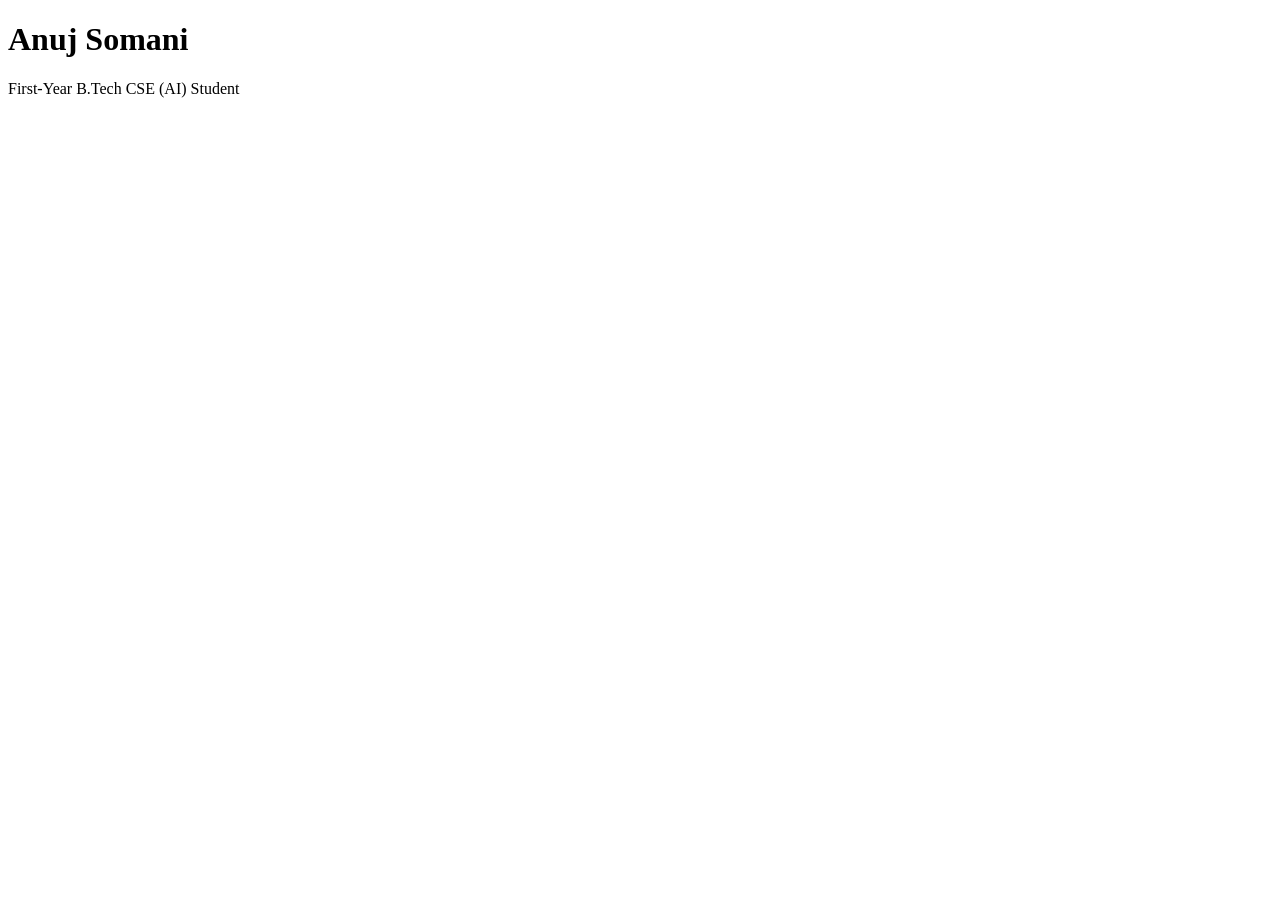
<file: P02_Portfolio_Initial_Commit/index.html>
<!DOCTYPE html>
<html lang="en">
<head>
  <meta charset="UTF-8">
  <title>Anuj Somani - Portfolio</title>
</head>
<body>
  <h1>Anuj Somani</h1>
  <p>First-Year B.Tech CSE (AI) Student</p>
</body>
</html>
</file>
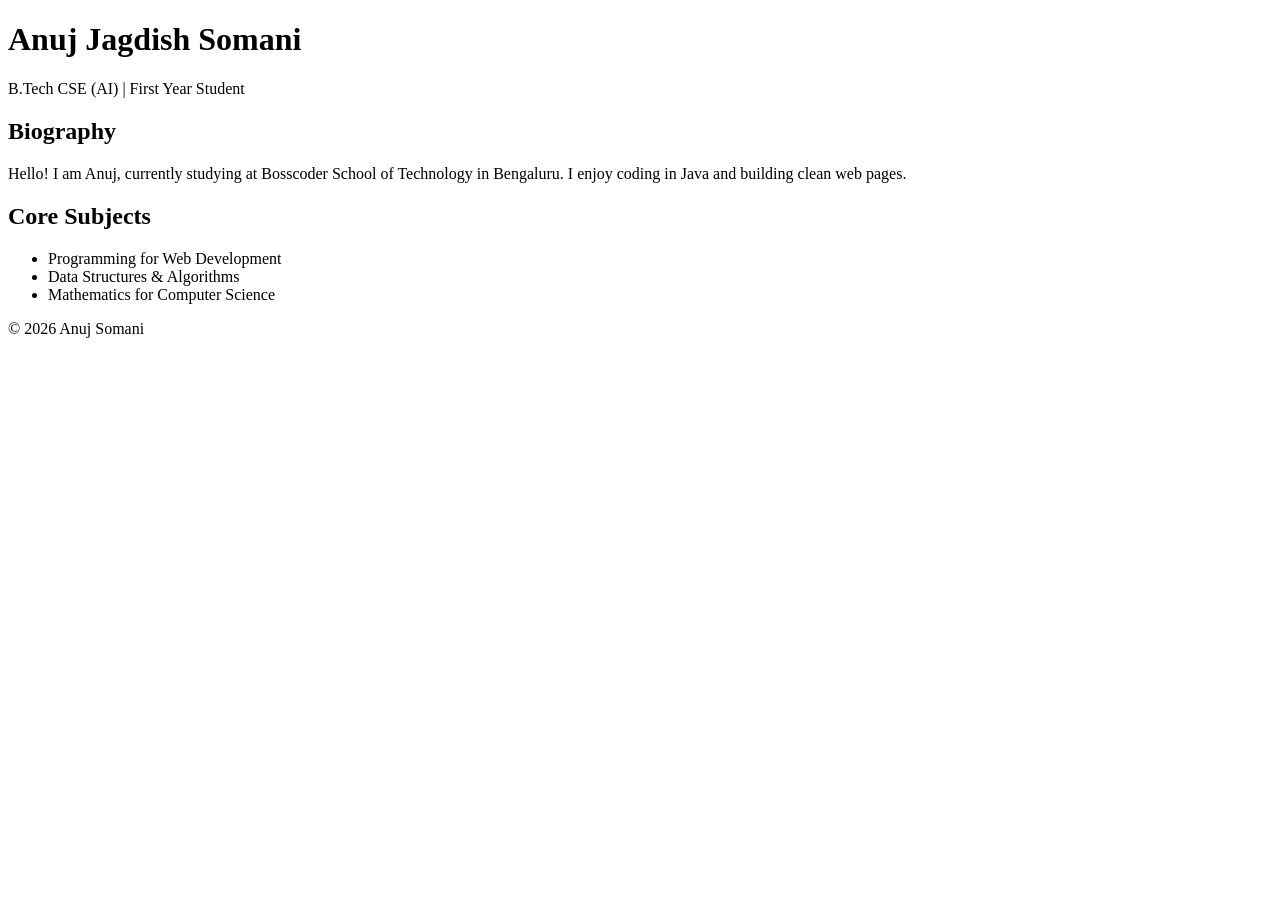
<file: P05_Semantic_Bio_Page/index.html>
<!DOCTYPE html>
<html lang="en">
<head>
  <meta charset="UTF-8">
  <meta name="viewport" content="width=device-width, initial-scale=1.0">
  <title>P5 - Semantic Bio Page</title>
</head>
<body>
  <header>
    <h1>Anuj Jagdish Somani</h1>
    <p>B.Tech CSE (AI) | First Year Student</p>
  </header>

  <main>
    <article>
      <h2>Biography</h2>
      <p>Hello! I am Anuj, currently studying at Bosscoder School of Technology in Bengaluru. I enjoy coding in Java and building clean web pages.</p>
    </article>

    <section>
      <h2>Core Subjects</h2>
      <ul>
        <li>Programming for Web Development</li>
        <li>Data Structures &amp; Algorithms</li>
        <li>Mathematics for Computer Science</li>
      </ul>
    </section>
  </main>

  <footer>
    <p>&copy; 2026 Anuj Somani</p>
  </footer>
</body>
</html>
</file>
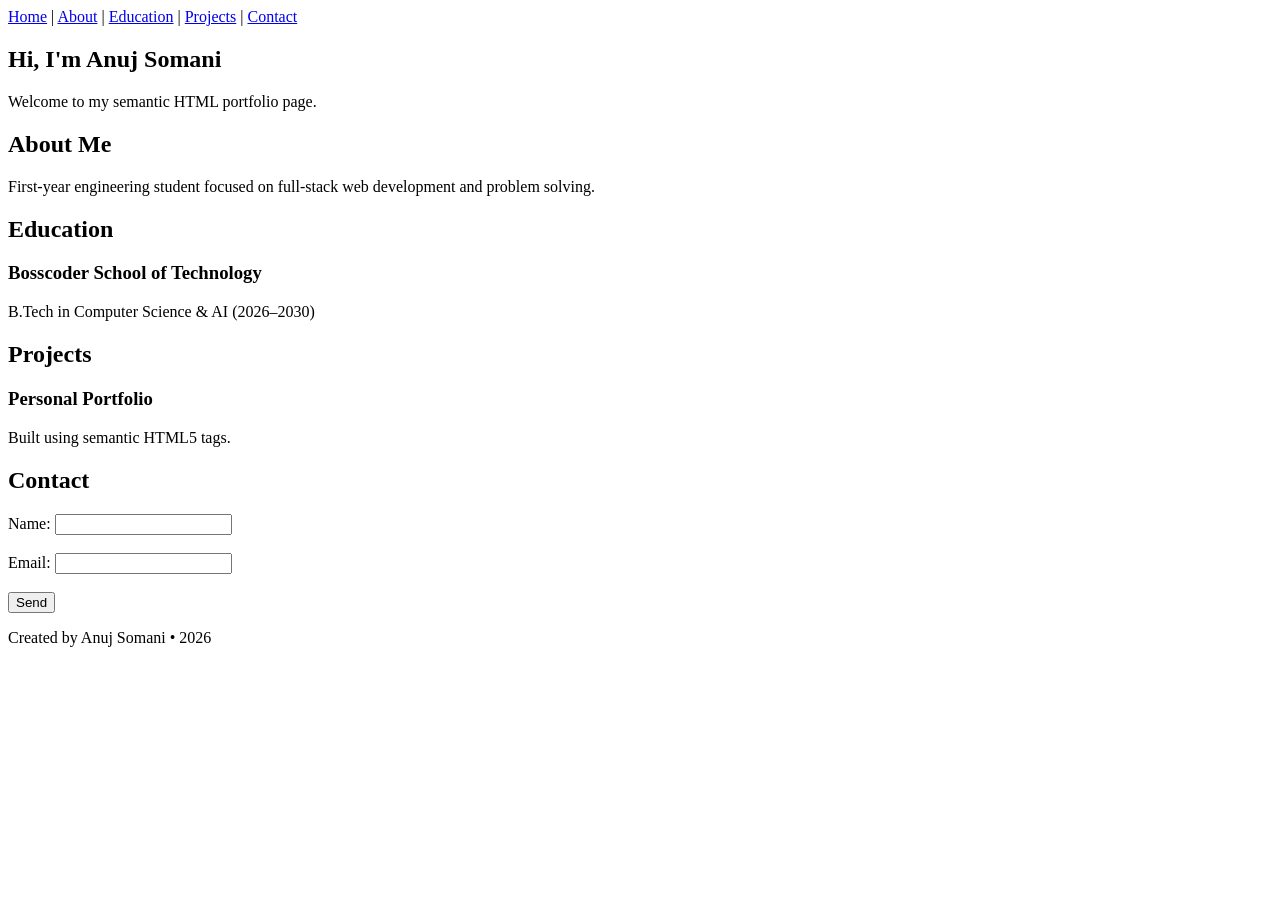
<file: P06_Full_Portfolio_Semantic_HTML/index.html>
<!DOCTYPE html>
<html lang="en">
<head>
  <meta charset="UTF-8">
  <meta name="viewport" content="width=device-width, initial-scale=1.0">
  <title>P6 - Full Portfolio Semantic Structure</title>
</head>
<body>
  <header>
    <nav>
      <a href="#home">Home</a> |
      <a href="#about">About</a> |
      <a href="#education">Education</a> |
      <a href="#projects">Projects</a> |
      <a href="#contact">Contact</a>
    </nav>
  </header>

  <main>
    <section id="home">
      <h1>Hi, I'm Anuj Somani</h1>
      <p>Welcome to my semantic HTML portfolio page.</p>
    </section>

    <section id="about">
      <h2>About Me</h2>
      <p>First-year engineering student focused on full-stack web development and problem solving.</p>
    </section>

    <section id="education">
      <h2>Education</h2>
      <article>
        <h3>Bosscoder School of Technology</h3>
        <p>B.Tech in Computer Science &amp; AI (2026–2030)</p>
      </article>
    </section>

    <section id="projects">
      <h2>Projects</h2>
      <article>
        <h3>Personal Portfolio</h3>
        <p>Built using semantic HTML5 tags.</p>
      </article>
    </section>

    <section id="contact">
      <h2>Contact</h2>
      <form>
        <label for="cname">Name:</label>
        <input type="text" id="cname" required><br><br>
        <label for="cemail">Email:</label>
        <input type="email" id="cemail" required><br><br>
        <button type="submit">Send</button>
      </form>
    </section>
  </main>

  <footer>
    <p>Created by Anuj Somani &bull; 2026</p>
  </footer>
</body>
</html>
</file>
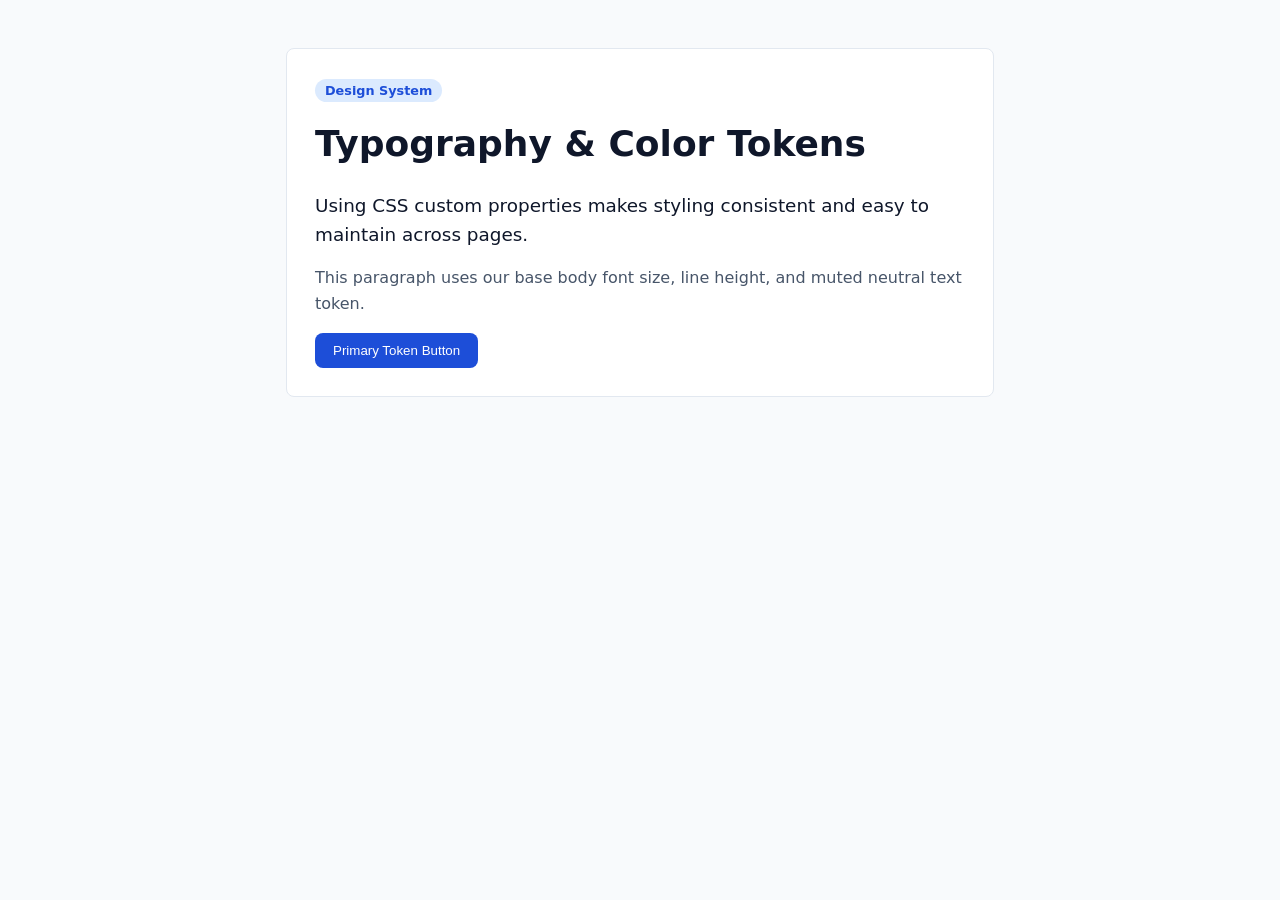
<file: P07_Design_Tokens_Typography/index.html>
<!DOCTYPE html>
<html lang="en">
<head>
  <meta charset="UTF-8">
  <title>P7 - Design Tokens & Typography</title>
  <link rel="stylesheet" href="style.css">
</head>
<body>
  <div class="wrapper">
    <span class="badge">Design System</span>
    <h1>Typography &amp; Color Tokens</h1>
    <p class="lead">Using CSS custom properties makes styling consistent and easy to maintain across pages.</p>
    <p>This paragraph uses our base body font size, line height, and muted neutral text token.</p>
    <button class="btn-token">Primary Token Button</button>
  </div>
</body>
</html>
</file>
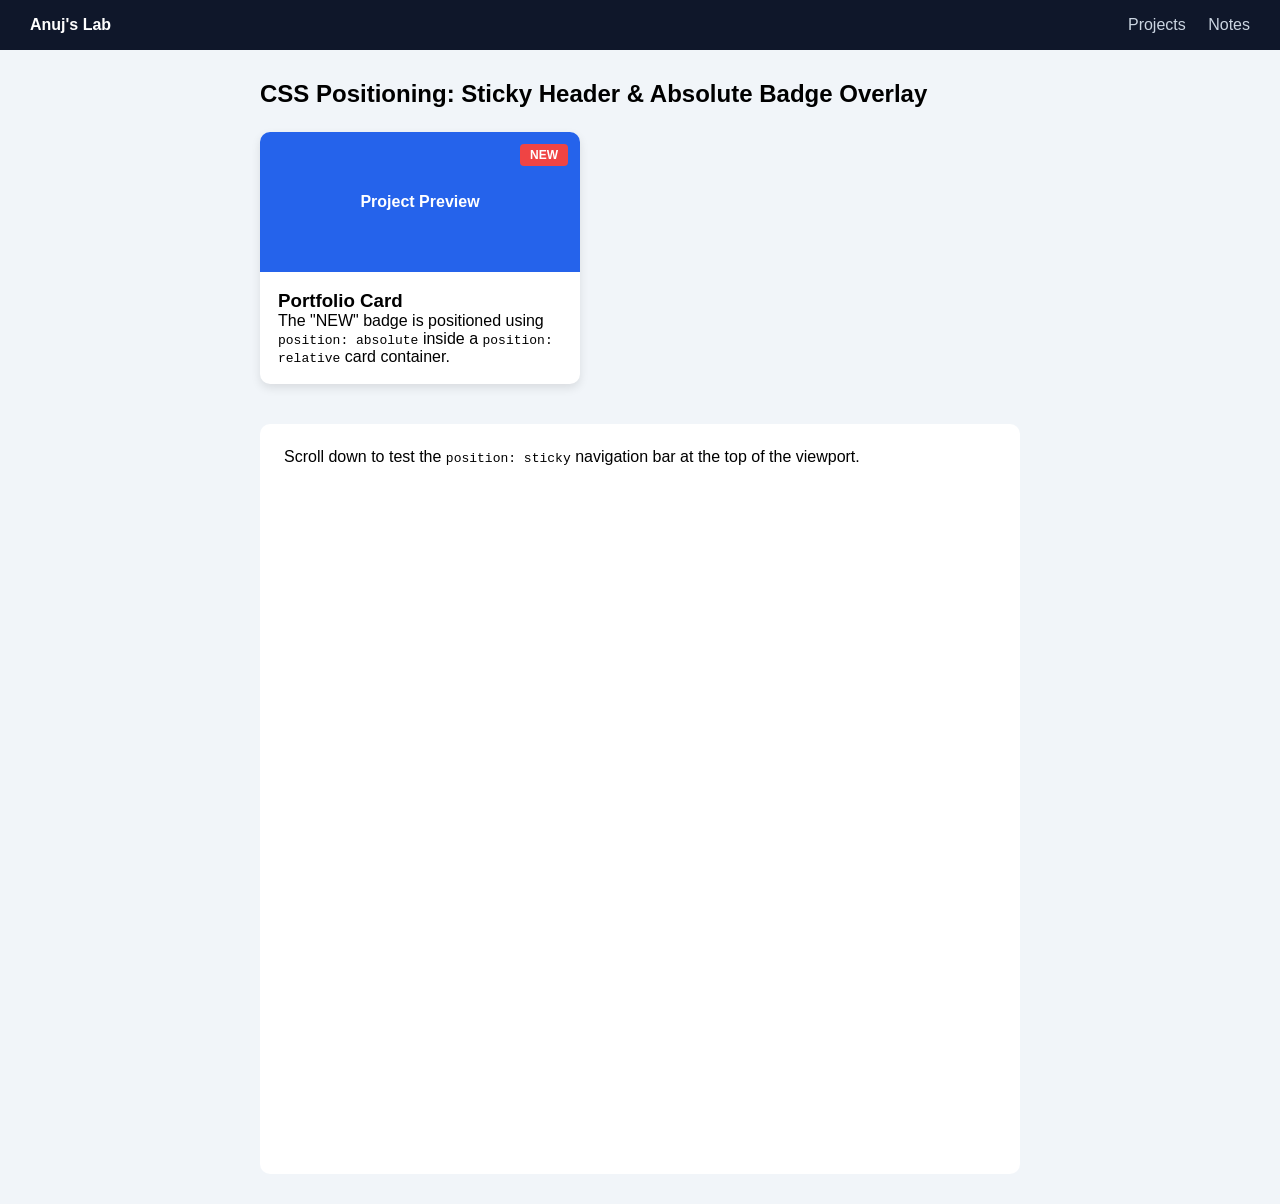
<file: P08_Sticky_Navbar_Card_Overlay/index.html>
<!DOCTYPE html>
<html lang="en">
<head>
  <meta charset="UTF-8">
  <title>P8 - Sticky Navbar & Card Overlay</title>
  <link rel="stylesheet" href="style.css">
</head>
<body>
  <nav class="sticky-nav">
    <strong>Anuj's Lab</strong>
    <div>
      <a href="#cards">Projects</a>
      <a href="#notes">Notes</a>
    </div>
  </nav>

  <main class="content" id="cards">
    <h2>CSS Positioning: Sticky Header &amp; Absolute Badge Overlay</h2>
    <div class="overlay-card">
      <span class="tag-overlay">NEW</span>
      <div class="card-top">Project Preview</div>
      <div class="card-info">
        <h3>Portfolio Card</h3>
        <p>The "NEW" badge is positioned using <code>position: absolute</code> inside a <code>position: relative</code> card container.</p>
      </div>
    </div>

    <div id="notes" class="spacer-box">
      <p>Scroll down to test the <code>position: sticky</code> navigation bar at the top of the viewport.</p>
    </div>
  </main>
</body>
</html>
</file>
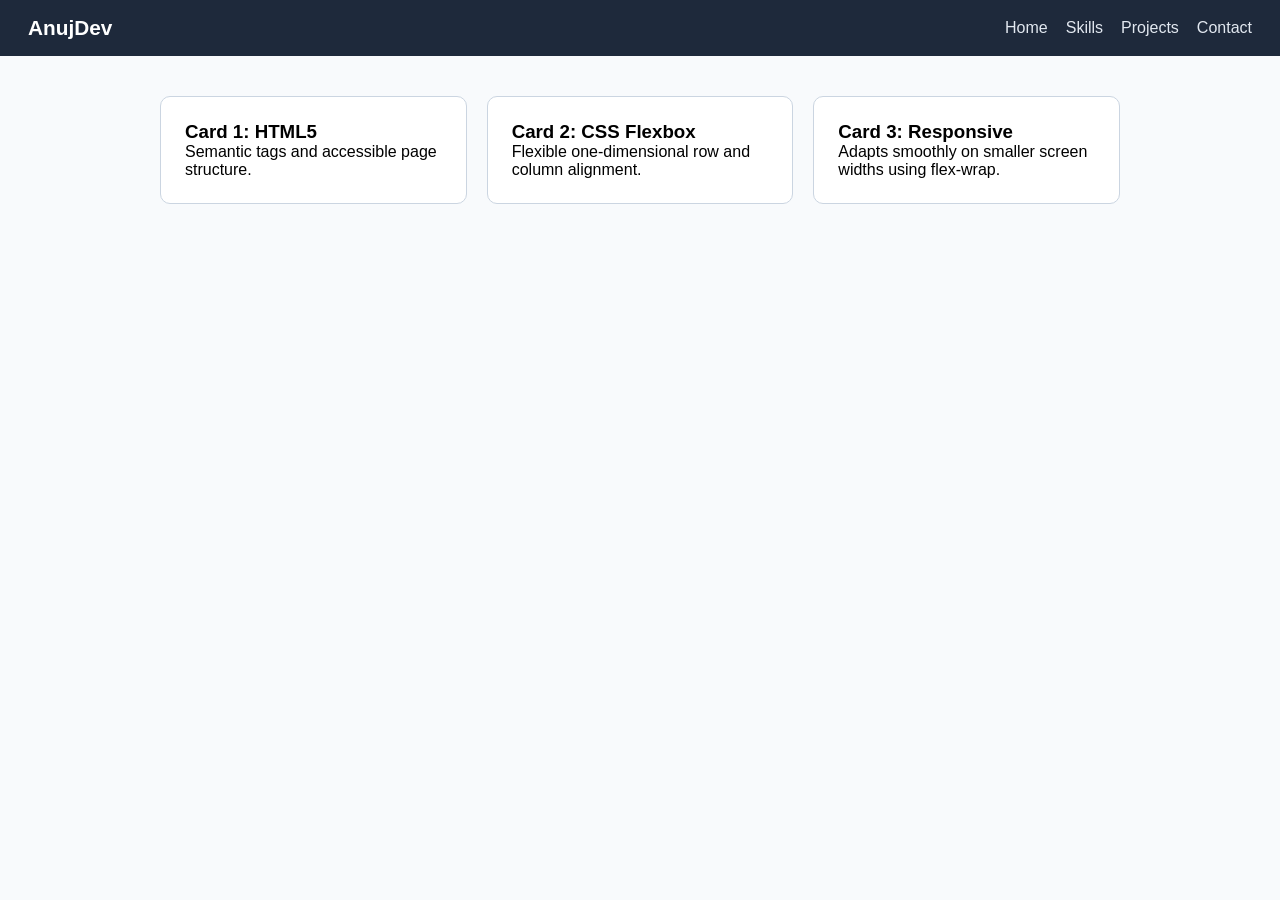
<file: P09_Responsive_Flexbox_Navbar_Cards/index.html>
<!DOCTYPE html>
<html lang="en">
<head>
  <meta charset="UTF-8">
  <meta name="viewport" content="width=device-width, initial-scale=1.0">
  <title>P9 - Responsive Flexbox Navbar & Cards</title>
  <link rel="stylesheet" href="style.css">
</head>
<body>
  <header class="flex-navbar">
    <div class="brand">AnujDev</div>
    <nav class="nav-items">
      <a href="#">Home</a>
      <a href="#">Skills</a>
      <a href="#">Projects</a>
      <a href="#">Contact</a>
    </nav>
  </header>

  <section class="flex-grid">
    <div class="flex-card">
      <h3>Card 1: HTML5</h3>
      <p>Semantic tags and accessible page structure.</p>
    </div>
    <div class="flex-card">
      <h3>Card 2: CSS Flexbox</h3>
      <p>Flexible one-dimensional row and column alignment.</p>
    </div>
    <div class="flex-card">
      <h3>Card 3: Responsive</h3>
      <p>Adapts smoothly on smaller screen widths using flex-wrap.</p>
    </div>
  </section>
</body>
</html>
</file>
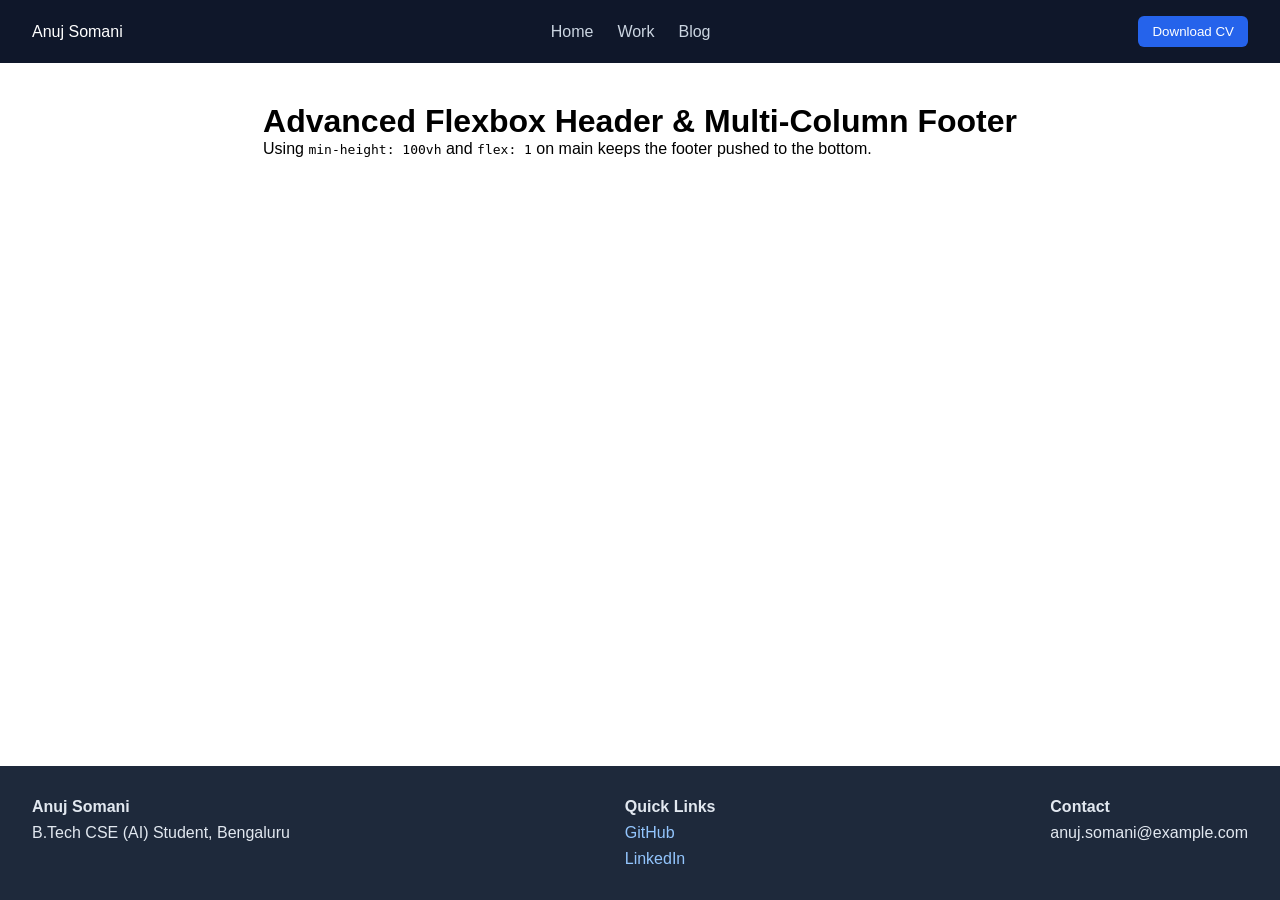
<file: P10_Header_Footer_Advanced_Flexbox/index.html>
<!DOCTYPE html>
<html lang="en">
<head>
  <meta charset="UTF-8">
  <meta name="viewport" content="width=device-width, initial-scale=1.0">
  <title>P10 - Header & Footer with Advanced Flexbox</title>
  <link rel="stylesheet" href="style.css">
</head>
<body>
  <header class="site-header">
    <div class="logo">Anuj Somani</div>
    <nav class="center-links">
      <a href="#">Home</a>
      <a href="#">Work</a>
      <a href="#">Blog</a>
    </nav>
    <div class="header-actions">
      <button>Download CV</button>
    </div>
  </header>

  <main class="main-area">
    <h1>Advanced Flexbox Header &amp; Multi-Column Footer</h1>
    <p>Using <code>min-height: 100vh</code> and <code>flex: 1</code> on main keeps the footer pushed to the bottom.</p>
  </main>

  <footer class="site-footer">
    <div class="footer-col">
      <h4>Anuj Somani</h4>
      <p>B.Tech CSE (AI) Student, Bengaluru</p>
    </div>
    <div class="footer-col">
      <h4>Quick Links</h4>
      <a href="#">GitHub</a>
      <a href="#">LinkedIn</a>
    </div>
    <div class="footer-col">
      <h4>Contact</h4>
      <p>anuj.somani@example.com</p>
    </div>
  </footer>
</body>
</html>
</file>
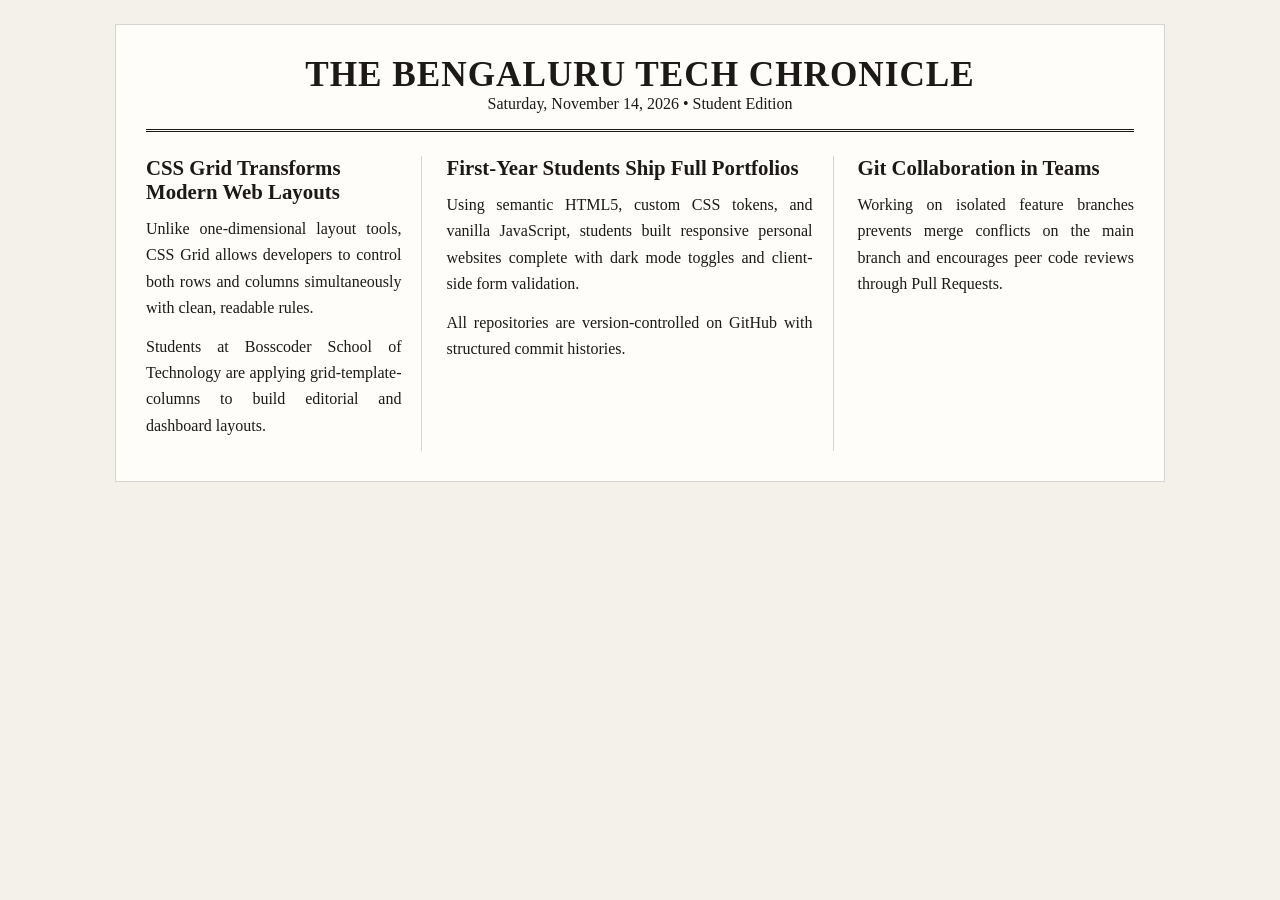
<file: P11_Newspaper_Three_Column_Grid/index.html>
<!DOCTYPE html>
<html lang="en">
<head>
  <meta charset="UTF-8">
  <meta name="viewport" content="width=device-width, initial-scale=1.0">
  <title>P11 - Newspaper Three-Column CSS Grid</title>
  <link rel="stylesheet" href="style.css">
</head>
<body>
  <div class="paper">
    <header class="masthead">
      <h1>THE BENGALURU TECH CHRONICLE</h1>
      <p>Saturday, November 14, 2026 &bull; Student Edition</p>
    </header>

    <main class="news-grid">
      <article class="col">
        <h2>CSS Grid Transforms Modern Web Layouts</h2>
        <p>Unlike one-dimensional layout tools, CSS Grid allows developers to control both rows and columns simultaneously with clean, readable rules.</p>
        <p>Students at Bosscoder School of Technology are applying grid-template-columns to build editorial and dashboard layouts.</p>
      </article>

      <article class="col featured">
        <h2>First-Year Students Ship Full Portfolios</h2>
        <p>Using semantic HTML5, custom CSS tokens, and vanilla JavaScript, students built responsive personal websites complete with dark mode toggles and client-side form validation.</p>
        <p>All repositories are version-controlled on GitHub with structured commit histories.</p>
      </article>

      <article class="col">
        <h2>Git Collaboration in Teams</h2>
        <p>Working on isolated feature branches prevents merge conflicts on the main branch and encourages peer code reviews through Pull Requests.</p>
      </article>
    </main>
  </div>
</body>
</html>
</file>
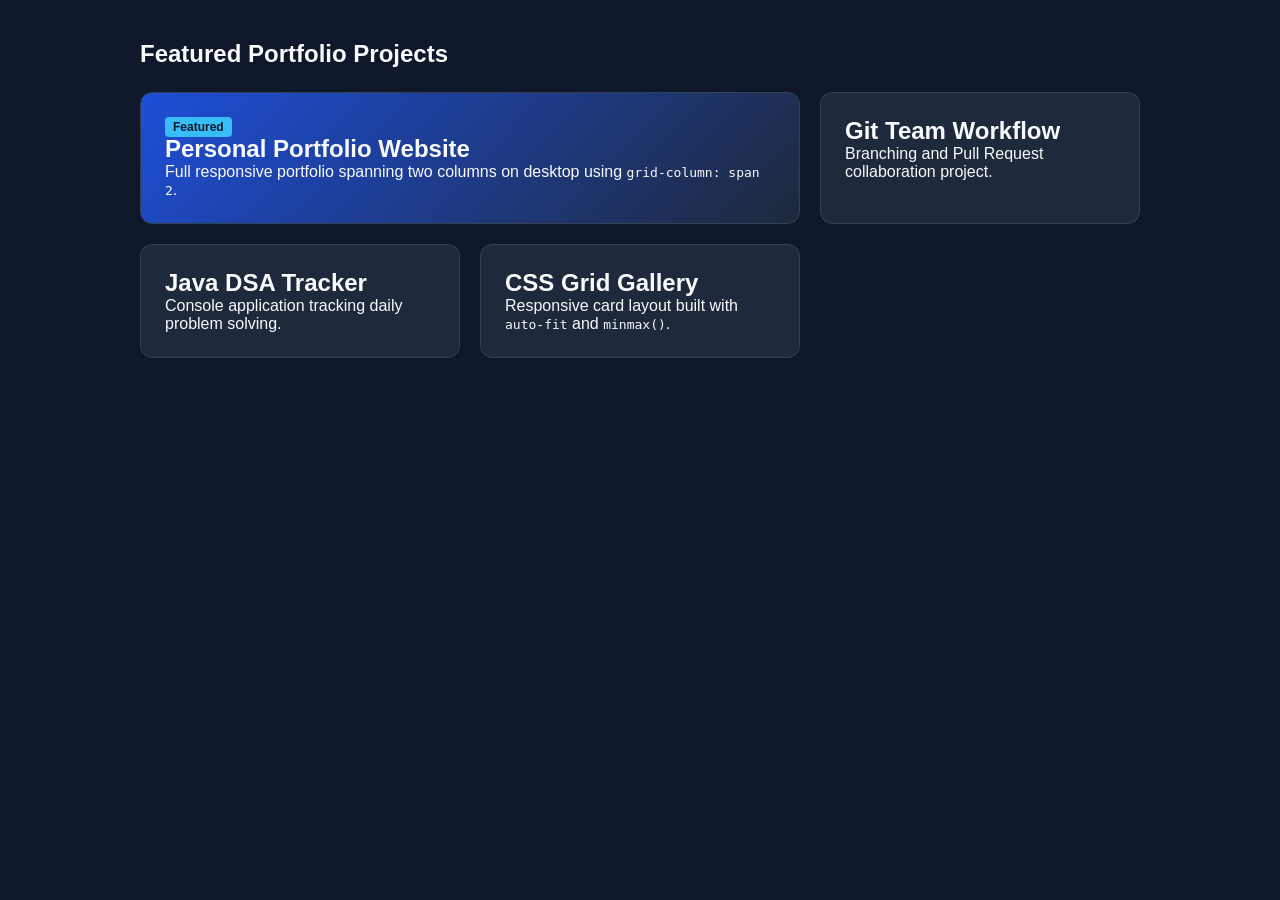
<file: P12_Portfolio_Projects_Advanced_Grid/index.html>
<!DOCTYPE html>
<html lang="en">
<head>
  <meta charset="UTF-8">
  <meta name="viewport" content="width=device-width, initial-scale=1.0">
  <title>P12 - Portfolio Projects Grid with Advanced CSS Grid</title>
  <link rel="stylesheet" href="style.css">
</head>
<body>
  <section class="projects-wrapper">
    <h1>Featured Portfolio Projects</h1>
    <div class="adv-grid">
      <article class="proj-card span-two">
        <span class="tag">Featured</span>
        <h2>Personal Portfolio Website</h2>
        <p>Full responsive portfolio spanning two columns on desktop using <code>grid-column: span 2</code>.</p>
      </article>
      <article class="proj-card">
        <h2>Git Team Workflow</h2>
        <p>Branching and Pull Request collaboration project.</p>
      </article>
      <article class="proj-card">
        <h2>Java DSA Tracker</h2>
        <p>Console application tracking daily problem solving.</p>
      </article>
      <article class="proj-card">
        <h2>CSS Grid Gallery</h2>
        <p>Responsive card layout built with <code>auto-fit</code> and <code>minmax()</code>.</p>
      </article>
    </div>
  </section>
</body>
</html>
</file>
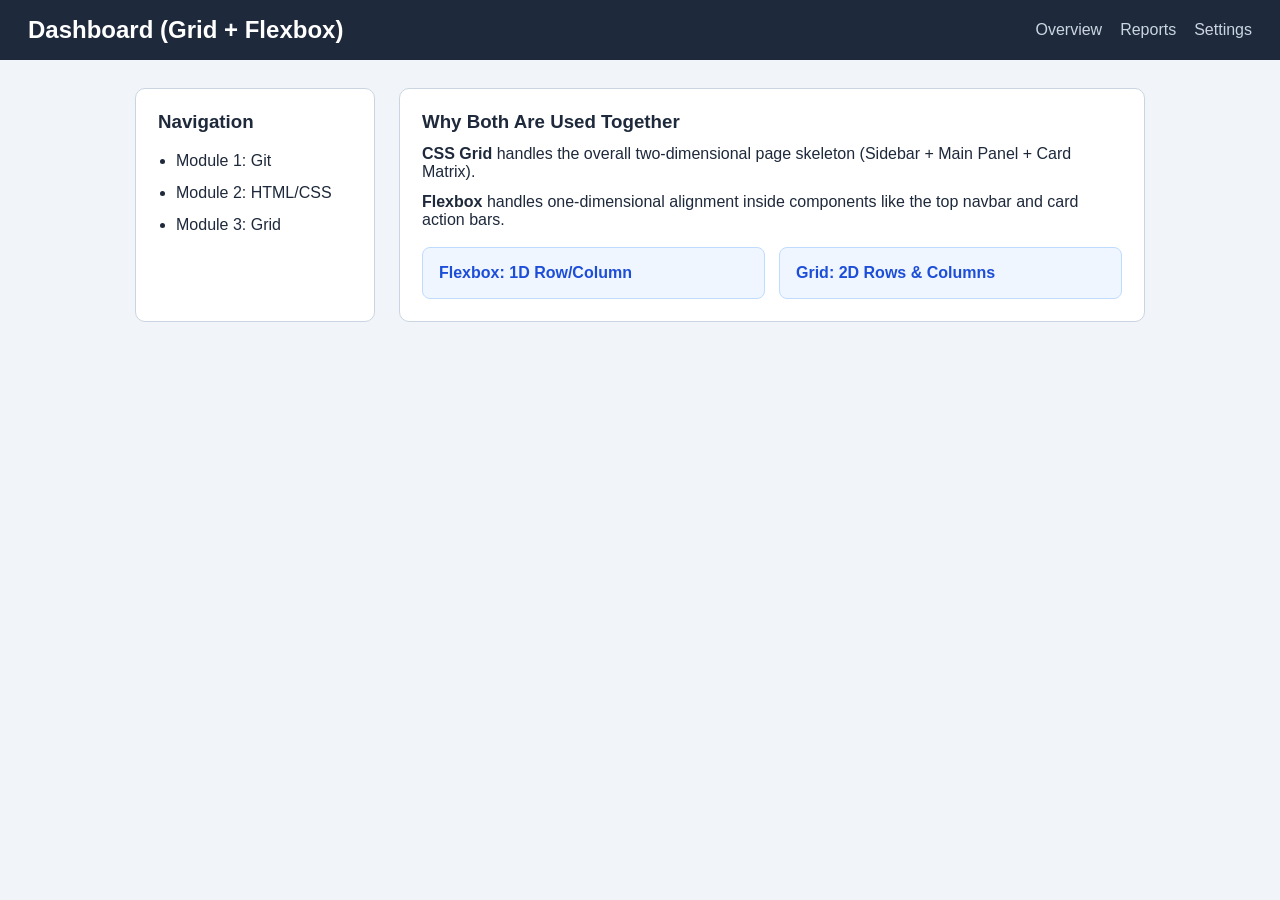
<file: P13_Flexbox_vs_Grid_Shared_Layout/index.html>
<!DOCTYPE html>
<html lang="en">
<head>
  <meta charset="UTF-8">
  <meta name="viewport" content="width=device-width, initial-scale=1.0">
  <title>P13 - Choosing Between Flexbox and Grid</title>
  <link rel="stylesheet" href="style.css">
</head>
<body>
  <!-- Flexbox for 1D Navbar -->
  <header class="topbar">
    <h2>Dashboard (Grid + Flexbox)</h2>
    <nav class="top-links">
      <a href="#">Overview</a>
      <a href="#">Reports</a>
      <a href="#">Settings</a>
    </nav>
  </header>

  <!-- CSS Grid for 2D Page Layout (Sidebar + Main Content) -->
  <div class="page-grid">
    <aside class="sidebar">
      <h3>Navigation</h3>
      <ul>
        <li>Module 1: Git</li>
        <li>Module 2: HTML/CSS</li>
        <li>Module 3: Grid</li>
      </ul>
    </aside>

    <main class="main-panel">
      <h3>Why Both Are Used Together</h3>
      <p><strong>CSS Grid</strong> handles the overall two-dimensional page skeleton (Sidebar + Main Panel + Card Matrix).</p>
      <p><strong>Flexbox</strong> handles one-dimensional alignment inside components like the top navbar and card action bars.</p>

      <div class="mini-cards">
        <div class="m-card">Flexbox: 1D Row/Column</div>
        <div class="m-card">Grid: 2D Rows &amp; Columns</div>
      </div>
    </main>
  </div>
</body>
</html>
</file>
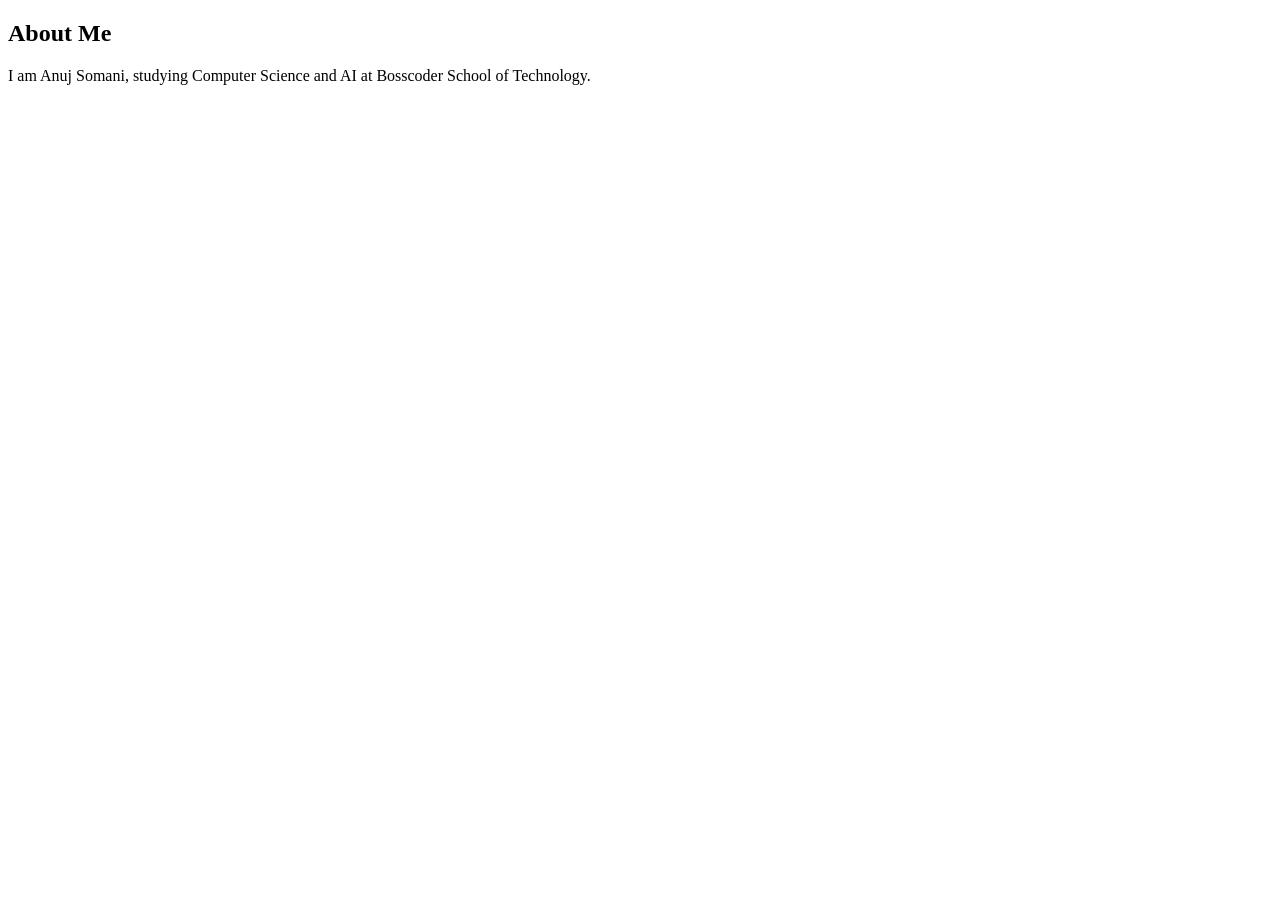
<file: P03_Feature_Branch_Workflow/about.html>
<!DOCTYPE html>
<html lang="en">
<head>
  <meta charset="UTF-8">
  <title>About Me</title>
</head>
<body>
  <h2>About Me</h2>
  <p>I am Anuj Somani, studying Computer Science and AI at Bosscoder School of Technology.</p>
</body>
</html>
</file>
<file: P07_Design_Tokens_Typography/style.css>
:root {
  /* Color Tokens */
  --color-primary: #1d4ed8;
  --color-bg: #f8fafc;
  --color-surface: #ffffff;
  --color-text: #0f172a;
  --color-muted: #475569;

  /* Typography Tokens */
  --font-sans: 'Segoe UI', system-ui, sans-serif;
  --fs-h1: 2.25rem;
  --fs-lead: 1.15rem;
  --fs-body: 1rem;

  /* Spacing & Radius Tokens */
  --space-md: 16px;
  --space-lg: 28px;
  --radius-md: 8px;
}

body {
  font-family: var(--font-sans);
  background-color: var(--color-bg);
  color: var(--color-text);
  font-size: var(--fs-body);
  line-height: 1.6;
  padding: 40px;
}

.wrapper {
  max-width: 650px;
  margin: auto;
  background: var(--color-surface);
  padding: var(--space-lg);
  border-radius: var(--radius-md);
  border: 1px solid #e2e8f0;
}

.badge {
  background: #dbeafe;
  color: var(--color-primary);
  padding: 4px 10px;
  border-radius: 999px;
  font-size: 0.8rem;
  font-weight: 600;
}

h1 {
  font-size: var(--fs-h1);
  margin: 12px 0;
}

.lead {
  font-size: var(--fs-lead);
  color: var(--color-text);
  margin-bottom: var(--space-md);
}

p {
  color: var(--color-muted);
  margin-bottom: var(--space-md);
}

.btn-token {
  background: var(--color-primary);
  color: white;
  border: none;
  padding: 10px 18px;
  border-radius: var(--radius-md);
  cursor: pointer;
}
</file>
<file: P08_Sticky_Navbar_Card_Overlay/style.css>
* { margin: 0; padding: 0; box-sizing: border-box; }
body { font-family: Arial, sans-serif; background: #f1f5f9; }

.sticky-nav {
  position: sticky;
  top: 0;
  z-index: 100;
  background: #0f172a;
  color: white;
  padding: 16px 30px;
  display: flex;
  justify-content: space-between;
}

.sticky-nav a {
  color: #cbd5e1;
  text-decoration: none;
  margin-left: 18px;
}

.content {
  max-width: 800px;
  margin: 30px auto;
  padding: 0 20px;
}

.overlay-card {
  position: relative;
  width: 320px;
  background: white;
  border-radius: 10px;
  overflow: hidden;
  margin-top: 24px;
  box-shadow: 0 4px 10px rgba(0,0,0,0.1);
}

.tag-overlay {
  position: absolute;
  top: 12px;
  right: 12px;
  background: #ef4444;
  color: white;
  font-size: 0.75rem;
  font-weight: bold;
  padding: 4px 10px;
  border-radius: 4px;
}

.card-top {
  height: 140px;
  background: #2563eb;
  color: white;
  display: flex;
  align-items: center;
  justify-content: center;
  font-weight: bold;
}

.card-info { padding: 18px; }

.spacer-box {
  margin-top: 40px;
  height: 750px;
  background: white;
  padding: 24px;
  border-radius: 10px;
}
</file>
<file: P09_Responsive_Flexbox_Navbar_Cards/style.css>
* { margin: 0; padding: 0; box-sizing: border-box; }
body { font-family: Arial, sans-serif; background: #f8fafc; }

.flex-navbar {
  display: flex;
  justify-content: space-between;
  align-items: center;
  flex-wrap: wrap;
  background: #1e293b;
  color: white;
  padding: 16px 28px;
}

.brand { font-size: 1.3rem; font-weight: bold; }

.nav-items {
  display: flex;
  gap: 18px;
  flex-wrap: wrap;
}

.nav-items a { color: #e2e8f0; text-decoration: none; }

.flex-grid {
  max-width: 1000px;
  margin: 40px auto;
  padding: 0 20px;
  display: flex;
  gap: 20px;
  flex-wrap: wrap;
}

.flex-card {
  flex: 1 1 260px;
  background: white;
  padding: 24px;
  border-radius: 10px;
  border: 1px solid #cbd5e1;
}

@media (max-width: 600px) {
  .flex-navbar {
    flex-direction: column;
    gap: 12px;
  }
}
</file>
<file: P10_Header_Footer_Advanced_Flexbox/style.css>
* { margin: 0; padding: 0; box-sizing: border-box; }

body {
  font-family: Arial, sans-serif;
  display: flex;
  flex-direction: column;
  min-height: 100vh;
}

.site-header {
  display: flex;
  justify-content: space-between;
  align-items: center;
  padding: 16px 32px;
  background: #0f172a;
  color: white;
}

.center-links {
  display: flex;
  gap: 24px;
}

.center-links a { color: #cbd5e1; text-decoration: none; }

.header-actions button {
  background: #2563eb;
  color: white;
  border: none;
  padding: 8px 14px;
  border-radius: 6px;
}

.main-area {
  flex: 1;
  max-width: 900px;
  margin: 40px auto;
  padding: 0 20px;
}

.site-footer {
  display: flex;
  justify-content: space-between;
  flex-wrap: wrap;
  gap: 24px;
  background: #1e293b;
  color: #e2e8f0;
  padding: 32px;
}

.footer-col {
  display: flex;
  flex-direction: column;
  gap: 8px;
}

.footer-col a { color: #93c5fd; text-decoration: none; }
</file>
<file: P11_Newspaper_Three_Column_Grid/style.css>
* { margin: 0; padding: 0; box-sizing: border-box; }
body { font-family: Georgia, 'Times New Roman', serif; background: #f4f1ea; color: #1c1917; padding: 24px; }

.paper {
  max-width: 1050px;
  margin: 0 auto;
  background: #fffdf9;
  padding: 30px;
  border: 1px solid #d6d3d1;
}

.masthead {
  text-align: center;
  border-bottom: 3px double #1c1917;
  padding-bottom: 16px;
  margin-bottom: 24px;
}

.masthead h1 { font-size: 2.2rem; letter-spacing: 1px; }

.news-grid {
  display: grid;
  grid-template-columns: 1fr 1.4fr 1fr;
  gap: 24px;
}

.col {
  border-right: 1px solid #d6d3d1;
  padding-right: 20px;
}

.col:last-child {
  border-right: none;
  padding-right: 0;
}

.col h2 { font-size: 1.3rem; margin-bottom: 12px; }
.col p { margin-bottom: 12px; line-height: 1.65; text-align: justify; }

@media (max-width: 768px) {
  .news-grid { grid-template-columns: 1fr; }
  .col { border-right: none; border-bottom: 1px solid #d6d3d1; padding-bottom: 16px; }
}
</file>
<file: P12_Portfolio_Projects_Advanced_Grid/style.css>
* { margin: 0; padding: 0; box-sizing: border-box; }
body { font-family: Arial, sans-serif; background: #0f172a; color: #f8fafc; padding: 40px 20px; }

.projects-wrapper {
  max-width: 1000px;
  margin: 0 auto;
}

h1 { margin-bottom: 24px; }

.adv-grid {
  display: grid;
  grid-template-columns: repeat(auto-fit, minmax(260px, 1fr));
  gap: 20px;
}

.proj-card {
  background: #1e293b;
  border: 1px solid #334155;
  padding: 24px;
  border-radius: 12px;
}

.span-two {
  grid-column: span 2;
  background: linear-gradient(135deg, #1d4ed8, #1e293b);
}

.tag {
  background: #38bdf8;
  color: #0f172a;
  font-size: 0.75rem;
  font-weight: bold;
  padding: 3px 8px;
  border-radius: 4px;
}

@media (max-width: 650px) {
  .span-two { grid-column: span 1; }
}
</file>
<file: P13_Flexbox_vs_Grid_Shared_Layout/style.css>
* { margin: 0; padding: 0; box-sizing: border-box; }
body { font-family: Arial, sans-serif; background: #f1f5f9; color: #1e293b; }

/* 1D Flexbox Header */
.topbar {
  display: flex;
  justify-content: space-between;
  align-items: center;
  background: #1e293b;
  color: white;
  padding: 16px 28px;
}

.top-links {
  display: flex;
  gap: 18px;
}

.top-links a { color: #cbd5e1; text-decoration: none; }

/* 2D CSS Grid Page Skeleton */
.page-grid {
  max-width: 1050px;
  margin: 28px auto;
  padding: 0 20px;
  display: grid;
  grid-template-columns: 240px 1fr;
  gap: 24px;
}

.sidebar, .main-panel {
  background: white;
  padding: 22px;
  border-radius: 10px;
  border: 1px solid #cbd5e1;
}

.sidebar ul { margin-top: 12px; padding-left: 18px; line-height: 2; }
.main-panel p { margin: 12px 0; }

.mini-cards {
  display: grid;
  grid-template-columns: 1fr 1fr;
  gap: 14px;
  margin-top: 18px;
}

.m-card {
  background: #eff6ff;
  border: 1px solid #bfdbfe;
  padding: 16px;
  border-radius: 8px;
  font-weight: bold;
  color: #1d4ed8;
}

@media (max-width: 720px) {
  .page-grid { grid-template-columns: 1fr; }
}
</file>
